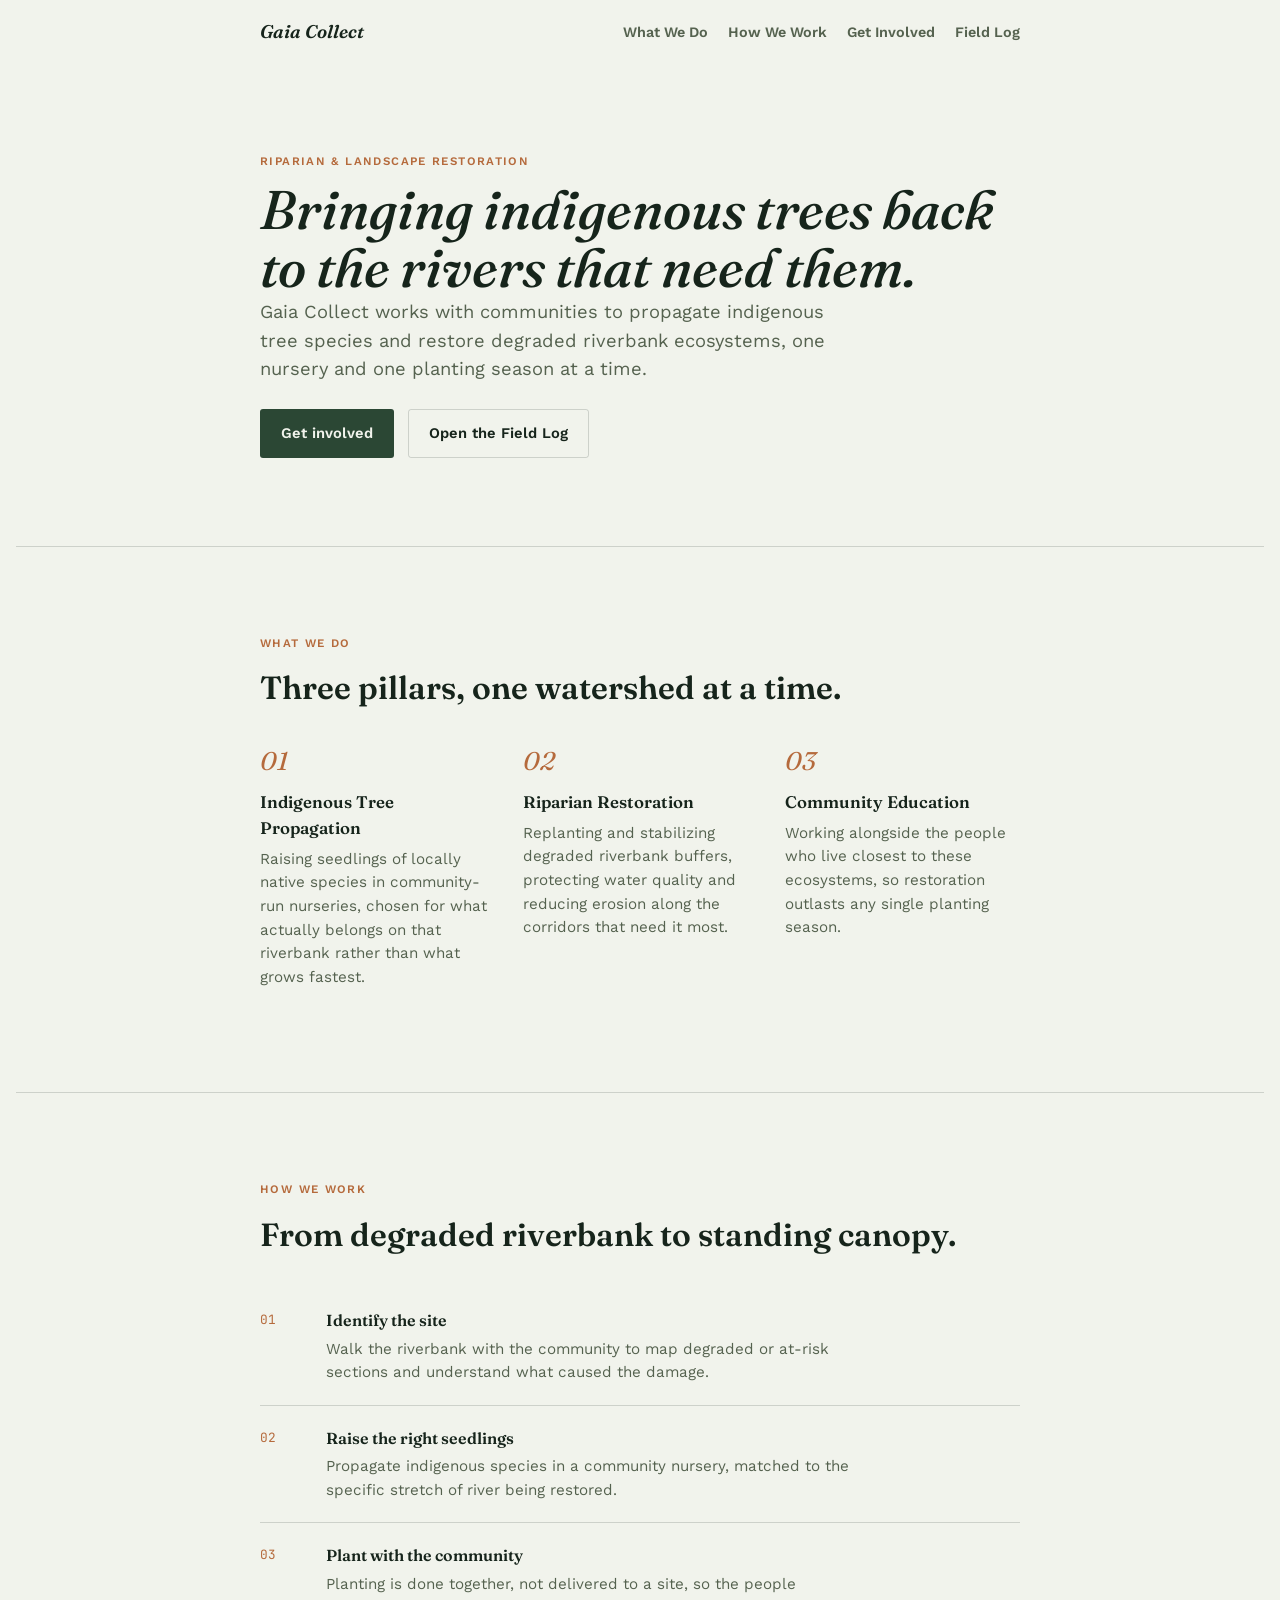
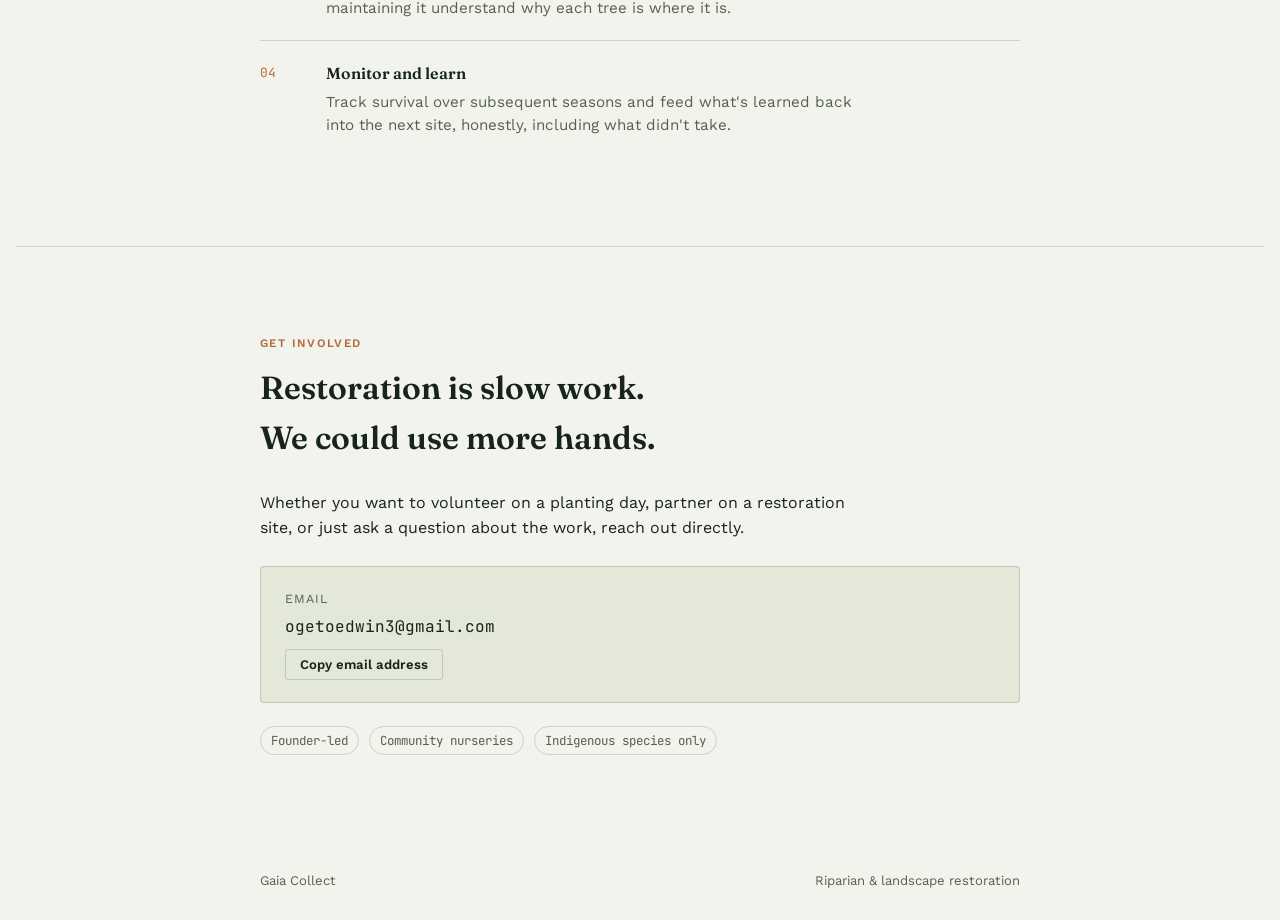
<file: index.html>
<!doctype html>
<html lang="en">
<head>
<meta charset="utf-8">
<meta name="viewport" content="width=device-width, initial-scale=1, viewport-fit=cover">
<title>Gaia Collect</title>
<meta name="description" content="Gaia Collect works with communities to propagate indigenous trees and restore degraded riparian ecosystems.">
<link rel="preconnect" href="https://fonts.googleapis.com">
<link rel="preconnect" href="https://fonts.gstatic.com" crossorigin>
<link href="https://fonts.googleapis.com/css2?family=Fraunces:ital,opsz,wght@0,9..144,400;0,9..144,500;0,9..144,600;1,9..144,500&family=Work+Sans:wght@400;500;600;700&family=JetBrains+Mono:wght@400;600&display=swap" rel="stylesheet">
<link rel="stylesheet" href="css/tokens.css">
<link rel="stylesheet" href="css/site.css">
</head>
<body>

<div class="wrap">
  <nav>
    <span class="brand">Gaia Collect</span>
    <div class="navlinks">
      <a href="#work">What We Do</a>
      <a href="#process">How We Work</a>
      <a href="#involve">Get Involved</a>
      <a href="field-log.html">Field Log</a>
    </div>
  </nav>
</div>

<section class="band">
  <div class="wrap">
    <span class="eyebrow">Riparian &amp; Landscape Restoration</span>
    <h1>Bringing indigenous trees back to the rivers that need them.</h1>
    <p class="lede">Gaia Collect works with communities to propagate indigenous tree species and restore degraded riverbank ecosystems, one nursery and one planting season at a time.</p>
    <div class="cta-row">
      <a class="btn btn-primary" href="#involve">Get involved</a>
      <a class="btn btn-ghost" href="field-log.html">Open the Field Log</a>
    </div>
  </div>
</section>

<section class="band" id="work">
  <div class="wrap">
    <span class="eyebrow">What We Do</span>
    <h2>Three pillars, one watershed at a time.</h2>
    <div class="pillars">
      <div class="pillar">
        <span class="num">01</span>
        <h3>Indigenous Tree Propagation</h3>
        <p>Raising seedlings of locally native species in community-run nurseries, chosen for what actually belongs on that riverbank rather than what grows fastest.</p>
      </div>
      <div class="pillar">
        <span class="num">02</span>
        <h3>Riparian Restoration</h3>
        <p>Replanting and stabilizing degraded riverbank buffers, protecting water quality and reducing erosion along the corridors that need it most.</p>
      </div>
      <div class="pillar">
        <span class="num">03</span>
        <h3>Community Education</h3>
        <p>Working alongside the people who live closest to these ecosystems, so restoration outlasts any single planting season.</p>
      </div>
    </div>
  </div>
</section>

<section class="band" id="process">
  <div class="wrap">
    <span class="eyebrow">How We Work</span>
    <h2>From degraded riverbank to standing canopy.</h2>
    <ul class="process">
      <li>
        <div>
          <h3>Identify the site</h3>
          <p>Walk the riverbank with the community to map degraded or at-risk sections and understand what caused the damage.</p>
        </div>
      </li>
      <li>
        <div>
          <h3>Raise the right seedlings</h3>
          <p>Propagate indigenous species in a community nursery, matched to the specific stretch of river being restored.</p>
        </div>
      </li>
      <li>
        <div>
          <h3>Plant with the community</h3>
          <p>Planting is done together, not delivered to a site, so the people maintaining it understand why each tree is where it is.</p>
        </div>
      </li>
      <li>
        <div>
          <h3>Monitor and learn</h3>
          <p>Track survival over subsequent seasons and feed what's learned back into the next site, honestly, including what didn't take.</p>
        </div>
      </li>
    </ul>
  </div>
</section>

<section class="band" id="involve">
  <div class="wrap">
    <span class="eyebrow">Get Involved</span>
    <h2>Restoration is slow work. We could use more hands.</h2>
    <p>Whether you want to volunteer on a planting day, partner on a restoration site, or just ask a question about the work, reach out directly.</p>
    <div class="contact-box">
      <span class="label">Email</span>
      <span class="addr" id="emailAddr">ogetoedwin3@gmail.com</span>
      <br><button class="copybtn" onclick="copyEmail(event)">Copy email address</button>
    </div>
    <div class="tag-strip">
      <span class="tag">Founder-led</span>
      <span class="tag">Community nurseries</span>
      <span class="tag">Indigenous species only</span>
    </div>
  </div>
</section>

<div class="wrap">
  <footer>
    <span>Gaia Collect</span>
    <span>Riparian &amp; landscape restoration</span>
  </footer>
</div>

<script src="js/site.js"></script>
</body>
</html>
</file>
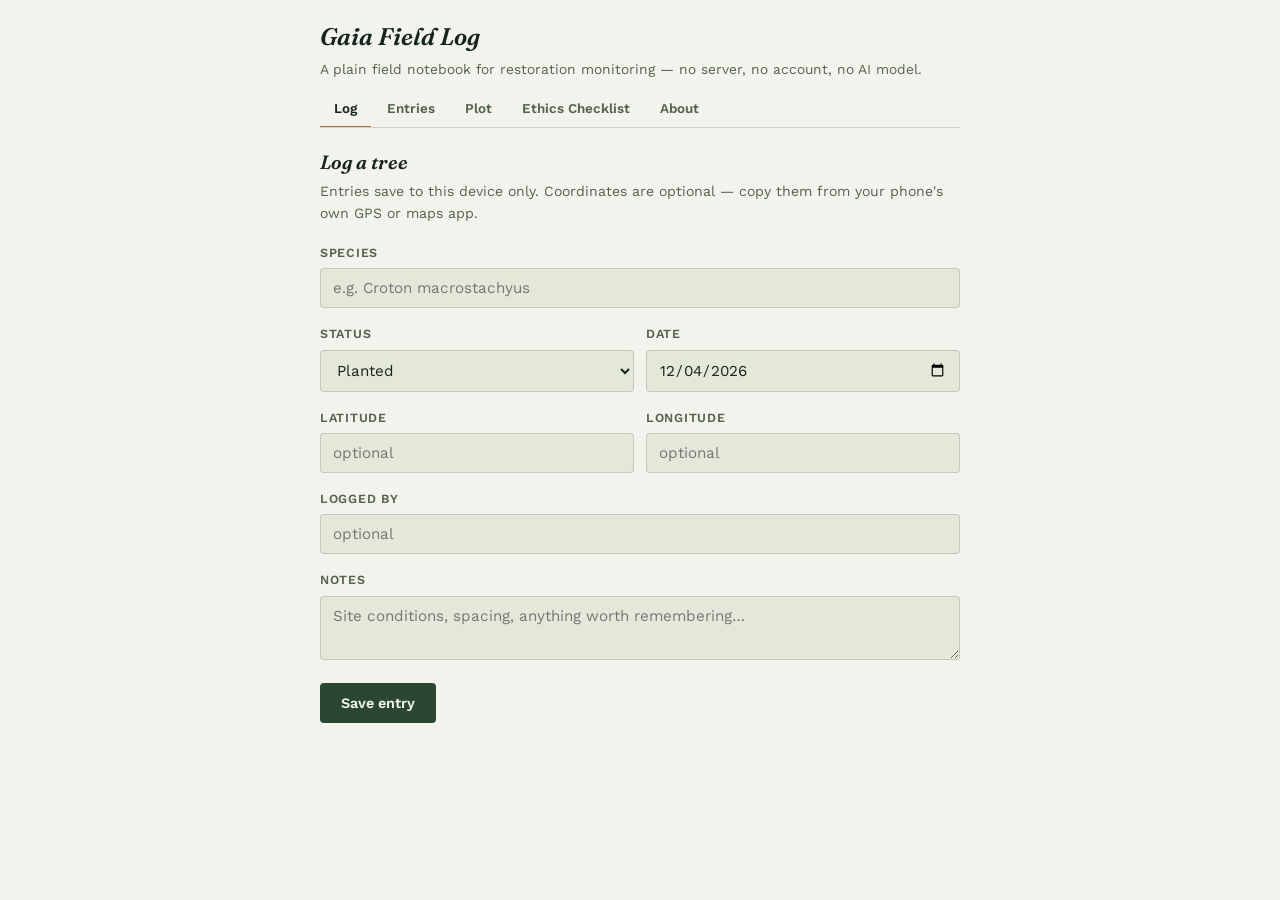
<file: field-log.html>
<!doctype html>
<html lang="en">
<head>
<meta charset="utf-8">
<meta name="viewport" content="width=device-width, initial-scale=1">
<title>Gaia Field Log</title>
<meta name="description" content="A plain, offline-first field notebook for logging tree plantings and restoration monitoring data. Built for Gaia Collect.">
<link rel="preconnect" href="https://fonts.googleapis.com">
<link rel="preconnect" href="https://fonts.gstatic.com" crossorigin>
<link href="https://fonts.googleapis.com/css2?family=Fraunces:ital,opsz,wght@0,9..144,500;0,9..144,600;1,9..144,500;1,9..144,600&family=Work+Sans:wght@400;500;600&family=JetBrains+Mono:wght@400;500&display=swap" rel="stylesheet">
<link rel="stylesheet" href="css/tokens.css">
<link rel="stylesheet" href="css/tool.css">
</head>
<body>
<div class="wrap">

  <header>
    <div class="titlebar">
      <h1>Gaia Field Log</h1>
      <p>A plain field notebook for restoration monitoring &mdash; no server, no account, no AI model.</p>
    </div>
    <nav class="tabs" role="tablist">
      <button class="tab" data-view="log" role="tab" aria-selected="true">Log</button>
      <button class="tab" data-view="entries" role="tab" aria-selected="false">Entries</button>
      <button class="tab" data-view="plot" role="tab" aria-selected="false">Plot</button>
      <button class="tab" data-view="ethics" role="tab" aria-selected="false">Ethics Checklist</button>
      <button class="tab" data-view="about" role="tab" aria-selected="false">About</button>
    </nav>
  </header>

  <main>

    <section id="view-log" class="view active">
      <h2>Log a tree</h2>
      <p class="sub">Entries save to this device only. Coordinates are optional &mdash; copy them from your phone's own GPS or maps app.</p>

      <form id="entryForm">
        <div class="field">
          <label for="species">Species</label>
          <input type="text" id="species" placeholder="e.g. Croton macrostachyus" required>
        </div>

        <div class="row2">
          <div class="field">
            <label for="status">Status</label>
            <select id="status">
              <option value="planted">Planted</option>
              <option value="survived">Survived</option>
              <option value="lost">Lost</option>
            </select>
          </div>
          <div class="field">
            <label for="date">Date</label>
            <input type="date" id="date">
          </div>
        </div>

        <div class="row2">
          <div class="field">
            <label for="lat">Latitude</label>
            <input type="number" id="lat" step="any" placeholder="optional">
          </div>
          <div class="field">
            <label for="lng">Longitude</label>
            <input type="number" id="lng" step="any" placeholder="optional">
          </div>
        </div>

        <div class="field">
          <label for="loggedBy">Logged by</label>
          <input type="text" id="loggedBy" placeholder="optional">
        </div>

        <div class="field">
          <label for="notes">Notes</label>
          <textarea id="notes" placeholder="Site conditions, spacing, anything worth remembering&hellip;"></textarea>
        </div>

        <div class="btn-row">
          <button type="submit" class="btn btn-primary">Save entry</button>
        </div>
      </form>
    </section>

    <section id="view-entries" class="view">
      <h2>Entries</h2>
      <p class="sub">Everything logged on this device, newest first.</p>
      <div class="export-row">
        <button id="downloadCsv" class="btn btn-ghost">Download CSV</button>
        <button id="copyCsv" class="btn btn-ghost">Copy CSV</button>
      </div>
      <div id="entriesList"></div>
    </section>

    <section id="view-plot" class="view">
      <h2>Relative plot</h2>
      <p class="sub">Entries with coordinates, positioned relative to each other. Not a real map.</p>
      <canvas id="plotCanvas"></canvas>
      <p id="plotNote" class="plot-note"></p>
    </section>

    <section id="view-ethics" class="view">
      <h2>Ethics Checklist</h2>
      <p class="sub">What this tool checks against UNESCO's AI for Environment and Ecosystems Toolkit for Policymakers, before anything gets called "AI."</p>
      <ol class="checklist">
        <li>
          <span class="ctitle">Is AI even the right tool here?</span>
          <span class="csource">Toolkit &middot; Step 2, Have a Compass</span>
          <span class="cbody">Before reaching for a model, the toolkit asks whether the problem actually needs one. Logging a planting and plotting a rough location doesn't &mdash; so this tool has no AI model in it at all. Arithmetic and a bounding box are enough.</span>
        </li>
        <li>
          <span class="ctitle">Data ownership stays with Gaia Collect</span>
          <span class="csource">Toolkit &middot; Step 2, CARE Principles</span>
          <span class="cbody">Every entry is written to this browser's local storage, on this device, and nowhere else. No account, no server, no third party ever holds a copy. That's a deliberate reading of data-sovereignty principles for a small, community-rooted project: the data about the land stays with the people working the land.</span>
        </li>
        <li>
          <span class="ctitle">Proportionality</span>
          <span class="csource">Toolkit &middot; Step 3A, Responsible and Efficient AI</span>
          <span class="cbody">The Plot tab is a plain scatter plot, not a mapping platform. No tiles are fetched, no geolocation is requested, no live tracking happens. The tool does only as much computation as the task needs, and no more.</span>
        </li>
        <li>
          <span class="ctitle">Locally relevant, not a fixed global list</span>
          <span class="csource">Toolkit &middot; Step 1, Know the Foundations</span>
          <span class="cbody">Species, status labels and notes are free text, not a dropdown written for someone else's ecosystem. A tool built around one region's species list silently stops fitting anywhere else; this one doesn't assume what's being planted.</span>
        </li>
        <li>
          <span class="ctitle">No greenwashing</span>
          <span class="csource">Toolkit &middot; Step 3B, Green AI Pathways</span>
          <span class="cbody">This page doesn't call itself "AI-powered" to sound credible to funders or partners. It's described plainly as what it is: a static notebook with a CSV export. Overstating the technology here would be exactly the kind of green-colonial framing the toolkit warns against.</span>
        </li>
      </ol>
    </section>

    <section id="view-about" class="view about">
      <h2>About this tool</h2>
      <p>Gaia Field Log is a small, offline-first notebook for logging tree plantings and tracking survival over time. It was built for Gaia Collect's restoration work as part of a project for UNESCO's AI Ethics Action Cohorts, at the 4th UNESCO Global Forum on the Ethics of AI.</p>
      <p>The Ethics Checklist tab applies UNESCO's <em>AI for Environment and Ecosystems Toolkit for Policymakers</em> (Constanza G&oacute;mez Mont and Carlo Angeles) to this tool's own design choices &mdash; including the choice to not use an AI model at all.</p>
      <p class="muted">Plain HTML, CSS and JavaScript. No build step, no dependencies beyond two Google Fonts. Anyone running a small restoration project is welcome to copy and adapt it.</p>
    </section>

  </main>

  <div id="toast" class="toast" role="status"></div>
</div>

<script src="js/storage.js"></script>
<script src="js/csv.js"></script>
<script src="js/plot.js"></script>
<script src="js/app.js"></script>
</body>
</html>
</file>
<file: css/tokens.css>
/*
  Gaia Collect — shared design tokens.
  One palette and type system used by both the website (index.html)
  and the field tool (field-log.html), so the two feel like one
  organisation rather than two separate builds.
*/

:root {
  --bg: #F1F3EC;
  --surface: #E3E8D9;
  --surface-2: #D7DFC8;
  --ink: #16241B;
  --muted: #55624F;
  --primary: #2B4734;
  --primary-ink: #F1F3EC;
  --accent: #B56A3C;
  --accent-ink: #2A160C;
  --danger: #9C3B2E;
  --line: rgba(22, 36, 27, 0.16);

  --font-display: 'Fraunces', Georgia, 'Times New Roman', serif;
  --font-body: 'Work Sans', -apple-system, BlinkMacSystemFont, 'Segoe UI', sans-serif;
  --font-mono: 'JetBrains Mono', ui-monospace, 'SFMono-Regular', Consolas, monospace;
}

@media (prefers-color-scheme: dark) {
  :root:not([data-theme="light"]) {
    --bg: #101810;
    --surface: #17211A;
    --surface-2: #1F2B20;
    --ink: #E7ECE0;
    --muted: #9BAA93;
    --primary: #8FBE9B;
    --primary-ink: #0E170F;
    --accent: #D98F5A;
    --accent-ink: #2A160C;
    --danger: #E08275;
    --line: rgba(231, 236, 224, 0.18);
    color-scheme: dark;
  }
}

:root[data-theme="dark"] {
  --bg: #101810;
  --surface: #17211A;
  --surface-2: #1F2B20;
  --ink: #E7ECE0;
  --muted: #9BAA93;
  --primary: #8FBE9B;
  --primary-ink: #0E170F;
  --accent: #D98F5A;
  --accent-ink: #2A160C;
  --danger: #E08275;
  --line: rgba(231, 236, 224, 0.18);
  color-scheme: dark;
}

* {
  box-sizing: border-box;
}

html,
body {
  height: 100%;
}

body {
  margin: 0;
  background: var(--bg);
  color: var(--ink);
  font-family: var(--font-body);
  font-size: 16px;
  line-height: 1.55;
}

::selection {
  background: var(--accent);
  color: var(--accent-ink);
}

img {
  max-width: 100%;
}
</file>
<file: css/site.css>
/*
  Gaia Collect — website styles.
  Layout: a single long scroll of alternating full-bleed bands
  (hero, pillars, process, involve), separated by hairlines rather
  than cards-with-shadows, closer to a field notebook than a SaaS
  landing page.
*/

body {
  padding-left: max(16px, env(safe-area-inset-left, 0px));
  padding-right: max(16px, env(safe-area-inset-right, 0px));
}

body::before {
  content: "";
  position: fixed;
  inset: 0 0 auto;
  height: env(safe-area-inset-top, 0px);
  z-index: 10;
  background: var(--bg);
}

.wrap {
  max-width: 760px;
  margin: 0 auto;
}

.band {
  padding-block: clamp(40px, 8vw, 88px);
}

.band + .band {
  border-top: 1px solid var(--line);
}

h1,
h2,
h3 {
  font-family: var(--font-display);
  text-wrap: balance;
  margin: 0;
  font-weight: 600;
}

h1 {
  font-size: clamp(2.1rem, 6vw, 3.4rem);
  line-height: 1.08;
  font-style: italic;
  font-weight: 500;
}

h2 {
  font-size: clamp(1.5rem, 4vw, 2rem);
  margin-bottom: 0.9em;
}

p {
  margin: 0 0 1em;
  max-width: 62ch;
}

.eyebrow {
  font-family: var(--font-body);
  text-transform: uppercase;
  letter-spacing: 0.12em;
  font-size: 0.72rem;
  color: var(--accent);
  font-weight: 600;
  margin-bottom: 0.9em;
  display: block;
}

.lede {
  font-size: 1.15rem;
  color: var(--muted);
  max-width: 52ch;
}

nav {
  display: flex;
  justify-content: space-between;
  align-items: center;
  padding-block: 18px;
  font-family: var(--font-body);
  font-weight: 600;
}

.brand {
  font-family: var(--font-display);
  font-style: italic;
  font-size: 1.15rem;
  font-weight: 600;
}

.navlinks {
  display: flex;
  gap: 20px;
  font-size: 0.9rem;
}

.navlinks a {
  color: var(--muted);
  text-decoration: none;
}

.navlinks a:hover {
  color: var(--ink);
}

.pillars {
  display: grid;
  grid-template-columns: repeat(3, 1fr);
  gap: 28px;
  margin-top: 8px;
}

@media (max-width: 640px) {
  .pillars {
    grid-template-columns: 1fr;
  }
}

.pillar {
  min-width: 0;
}

.pillar .num {
  font-family: var(--font-display);
  font-style: italic;
  color: var(--accent);
  font-size: 1.6rem;
  display: block;
  margin-bottom: 0.3em;
}

.pillar h3 {
  font-size: 1.05rem;
  margin-bottom: 0.4em;
  font-style: normal;
}

.pillar p {
  font-size: 0.95rem;
  color: var(--muted);
}

.process {
  list-style: none;
  margin: 0;
  padding: 0;
  counter-reset: step;
}

.process li {
  counter-increment: step;
  display: grid;
  grid-template-columns: 48px 1fr;
  gap: 18px;
  padding-block: 20px;
  border-top: 1px solid var(--line);
}

.process li:first-child {
  border-top: none;
}

.process li::before {
  content: counter(step, decimal-leading-zero);
  font-family: var(--font-mono);
  font-size: 0.8rem;
  color: var(--accent);
  padding-top: 2px;
}

.process h3 {
  font-size: 1rem;
  margin-bottom: 0.3em;
  font-style: normal;
}

.process p {
  font-size: 0.95rem;
  color: var(--muted);
  margin-bottom: 0;
}

.cta-row {
  display: flex;
  gap: 14px;
  flex-wrap: wrap;
  margin-top: 1.6em;
}

.btn {
  display: inline-flex;
  align-items: center;
  gap: 8px;
  font-family: var(--font-body);
  font-weight: 600;
  font-size: 0.92rem;
  padding: 12px 20px;
  border-radius: 3px;
  text-decoration: none;
  border: 1px solid transparent;
  cursor: pointer;
}

.btn-primary {
  background: var(--primary);
  color: var(--primary-ink);
}

.btn-ghost {
  border-color: var(--line);
  color: var(--ink);
  background: transparent;
}

.contact-box {
  background: var(--surface);
  border: 1px solid var(--line);
  border-radius: 4px;
  padding: 22px 24px;
  margin-top: 1.6em;
}

.contact-box .label {
  font-size: 0.78rem;
  text-transform: uppercase;
  letter-spacing: 0.08em;
  color: var(--muted);
  display: block;
  margin-bottom: 6px;
}

.contact-box .addr {
  font-family: var(--font-mono);
  font-size: 1rem;
  word-break: break-word;
}

.copybtn {
  margin-top: 10px;
  font-size: 0.82rem;
  font-family: var(--font-body);
  font-weight: 600;
  background: none;
  border: 1px solid var(--line);
  color: var(--ink);
  padding: 7px 14px;
  border-radius: 3px;
  cursor: pointer;
}

footer {
  padding-block: 28px;
  font-size: 0.82rem;
  color: var(--muted);
  display: flex;
  justify-content: space-between;
  flex-wrap: wrap;
  gap: 10px;
}

.tag-strip {
  display: flex;
  gap: 10px;
  flex-wrap: wrap;
  margin-top: 1.4em;
}

.tag {
  font-size: 0.78rem;
  font-family: var(--font-mono);
  color: var(--muted);
  border: 1px solid var(--line);
  padding: 4px 10px;
  border-radius: 20px;
}
</file>
<file: css/tool.css>
/*
  Gaia Field Log — tool styles.
  Layout: a tabbed field notebook (Log / Entries / Plot / Ethics
  Checklist / About), single column, hairline-separated data rows
  instead of a card grid, closer to a paper field ledger than a
  dashboard.
*/

body {
  display: flex;
  flex-direction: column;
  padding-left: max(16px, env(safe-area-inset-left, 0px));
  padding-right: max(16px, env(safe-area-inset-right, 0px));
}

body::before {
  content: "";
  position: fixed;
  inset: 0 0 auto;
  height: env(safe-area-inset-top, 0px);
  z-index: 10;
  background: var(--bg);
}

.wrap {
  max-width: 640px;
  margin: 0 auto;
  width: 100%;
  flex: 1;
  display: flex;
  flex-direction: column;
  min-width: 0;
}

header {
  padding-top: env(safe-area-inset-top, 0px);
}

.titlebar {
  padding-block: 18px 10px;
}

.titlebar h1 {
  font-family: var(--font-display);
  font-style: italic;
  font-weight: 600;
  font-size: 1.5rem;
  margin: 0;
}

.titlebar p {
  margin: 4px 0 0;
  font-size: 0.86rem;
  color: var(--muted);
}

.tabs {
  display: flex;
  gap: 2px;
  border-bottom: 1px solid var(--line);
  overflow-x: auto;
  -webkit-overflow-scrolling: touch;
}

.tab {
  font-family: var(--font-body);
  font-weight: 600;
  font-size: 0.84rem;
  color: var(--muted);
  background: none;
  border: none;
  padding: 10px 14px;
  cursor: pointer;
  white-space: nowrap;
  border-bottom: 2px solid transparent;
  margin-bottom: -1px;
}

.tab[aria-selected="true"] {
  color: var(--ink);
  border-bottom-color: var(--accent);
}

main {
  flex: 1;
  padding-block: 20px 40px;
  min-width: 0;
}

.view {
  display: none;
}

.view.active {
  display: block;
}

h2 {
  font-family: var(--font-display);
  font-weight: 600;
  font-size: 1.2rem;
  margin: 0 0 4px;
  font-style: italic;
}

.sub {
  color: var(--muted);
  font-size: 0.88rem;
  margin: 0 0 18px;
}

label {
  display: block;
  font-size: 0.78rem;
  font-weight: 600;
  text-transform: uppercase;
  letter-spacing: 0.06em;
  color: var(--muted);
  margin-bottom: 6px;
}

.field {
  margin-bottom: 16px;
}

input[type="text"],
input[type="number"],
input[type="date"],
select,
textarea {
  width: 100%;
  font-family: var(--font-body);
  font-size: 0.95rem;
  color: var(--ink);
  background: var(--surface);
  border: 1px solid var(--line);
  border-radius: 4px;
  padding: 10px 12px;
}

input:focus,
select:focus,
textarea:focus {
  outline: 2px solid var(--accent);
  outline-offset: 1px;
}

textarea {
  resize: vertical;
  min-height: 64px;
}

.row2 {
  display: grid;
  grid-template-columns: 1fr 1fr;
  gap: 12px;
}

@media (max-width: 480px) {
  .row2 {
    grid-template-columns: 1fr;
  }
}

.btn {
  font-family: var(--font-body);
  font-weight: 600;
  font-size: 0.9rem;
  padding: 11px 20px;
  border-radius: 4px;
  border: 1px solid transparent;
  cursor: pointer;
}

.btn-primary {
  background: var(--primary);
  color: var(--primary-ink);
}

.btn-ghost {
  background: transparent;
  border-color: var(--line);
  color: var(--ink);
}

.btn-row {
  display: flex;
  gap: 10px;
  flex-wrap: wrap;
  margin-top: 4px;
}

.entry {
  border-top: 1px solid var(--line);
  padding-block: 16px;
  display: grid;
  gap: 6px;
  min-width: 0;
}

.entry:first-child {
  border-top: none;
}

.entry-top {
  display: flex;
  justify-content: space-between;
  align-items: baseline;
  gap: 10px;
  flex-wrap: wrap;
}

.entry-species {
  font-weight: 600;
  font-size: 1rem;
}

.status {
  font-family: var(--font-mono);
  font-size: 0.72rem;
  text-transform: uppercase;
  letter-spacing: 0.04em;
  padding: 3px 8px;
  border-radius: 20px;
  border: 1px solid var(--line);
  color: var(--muted);
  white-space: nowrap;
}

.status[data-s="planted"] {
  color: var(--accent);
  border-color: var(--accent);
}

.status[data-s="survived"] {
  color: var(--primary);
  border-color: var(--primary);
}

.status[data-s="lost"] {
  color: var(--danger);
  border-color: var(--danger);
}

.entry-meta {
  font-family: var(--font-mono);
  font-size: 0.78rem;
  color: var(--muted);
  display: flex;
  gap: 14px;
  flex-wrap: wrap;
}

.entry-notes {
  font-size: 0.9rem;
  color: var(--ink);
  max-width: 62ch;
}

.entry-actions {
  margin-top: 4px;
}

.linklike {
  background: none;
  border: none;
  color: var(--muted);
  font-size: 0.78rem;
  font-family: var(--font-body);
  font-weight: 600;
  cursor: pointer;
  padding: 0;
  text-decoration: underline;
  text-underline-offset: 2px;
}

.linklike:hover {
  color: var(--danger);
}

.empty {
  padding: 40px 0;
  text-align: center;
  color: var(--muted);
}

.empty strong {
  display: block;
  color: var(--ink);
  font-family: var(--font-display);
  font-style: italic;
  font-size: 1.1rem;
  margin-bottom: 6px;
}

.export-row {
  display: flex;
  gap: 10px;
  flex-wrap: wrap;
  margin-bottom: 20px;
}

canvas {
  width: 100%;
  height: 280px;
  display: block;
  background: var(--surface);
  border: 1px solid var(--line);
  border-radius: 6px;
}

.plot-note {
  font-size: 0.78rem;
  color: var(--muted);
  margin-top: 8px;
}

.checklist {
  list-style: none;
  margin: 0;
  padding: 0;
}

.checklist li {
  border-top: 1px solid var(--line);
  padding-block: 16px;
  display: grid;
  gap: 4px;
}

.checklist li:first-child {
  border-top: none;
}

.checklist .ctitle {
  font-weight: 600;
  font-size: 0.95rem;
}

.checklist .csource {
  font-family: var(--font-mono);
  font-size: 0.72rem;
  color: var(--accent);
  text-transform: uppercase;
  letter-spacing: 0.04em;
}

.checklist .cbody {
  font-size: 0.88rem;
  color: var(--muted);
}

.toast {
  position: fixed;
  bottom: calc(20px + env(safe-area-inset-bottom, 0px));
  left: 50%;
  transform: translateX(-50%);
  background: var(--primary);
  color: var(--primary-ink);
  padding: 10px 18px;
  border-radius: 30px;
  font-size: 0.85rem;
  font-weight: 600;
  opacity: 0;
  pointer-events: none;
  transition: opacity 0.25s ease;
  z-index: 20;
}

.toast.show {
  opacity: 1;
}

.about p {
  max-width: 62ch;
  color: var(--ink);
  font-size: 0.95rem;
}

.about .muted {
  color: var(--muted);
}
</file>
